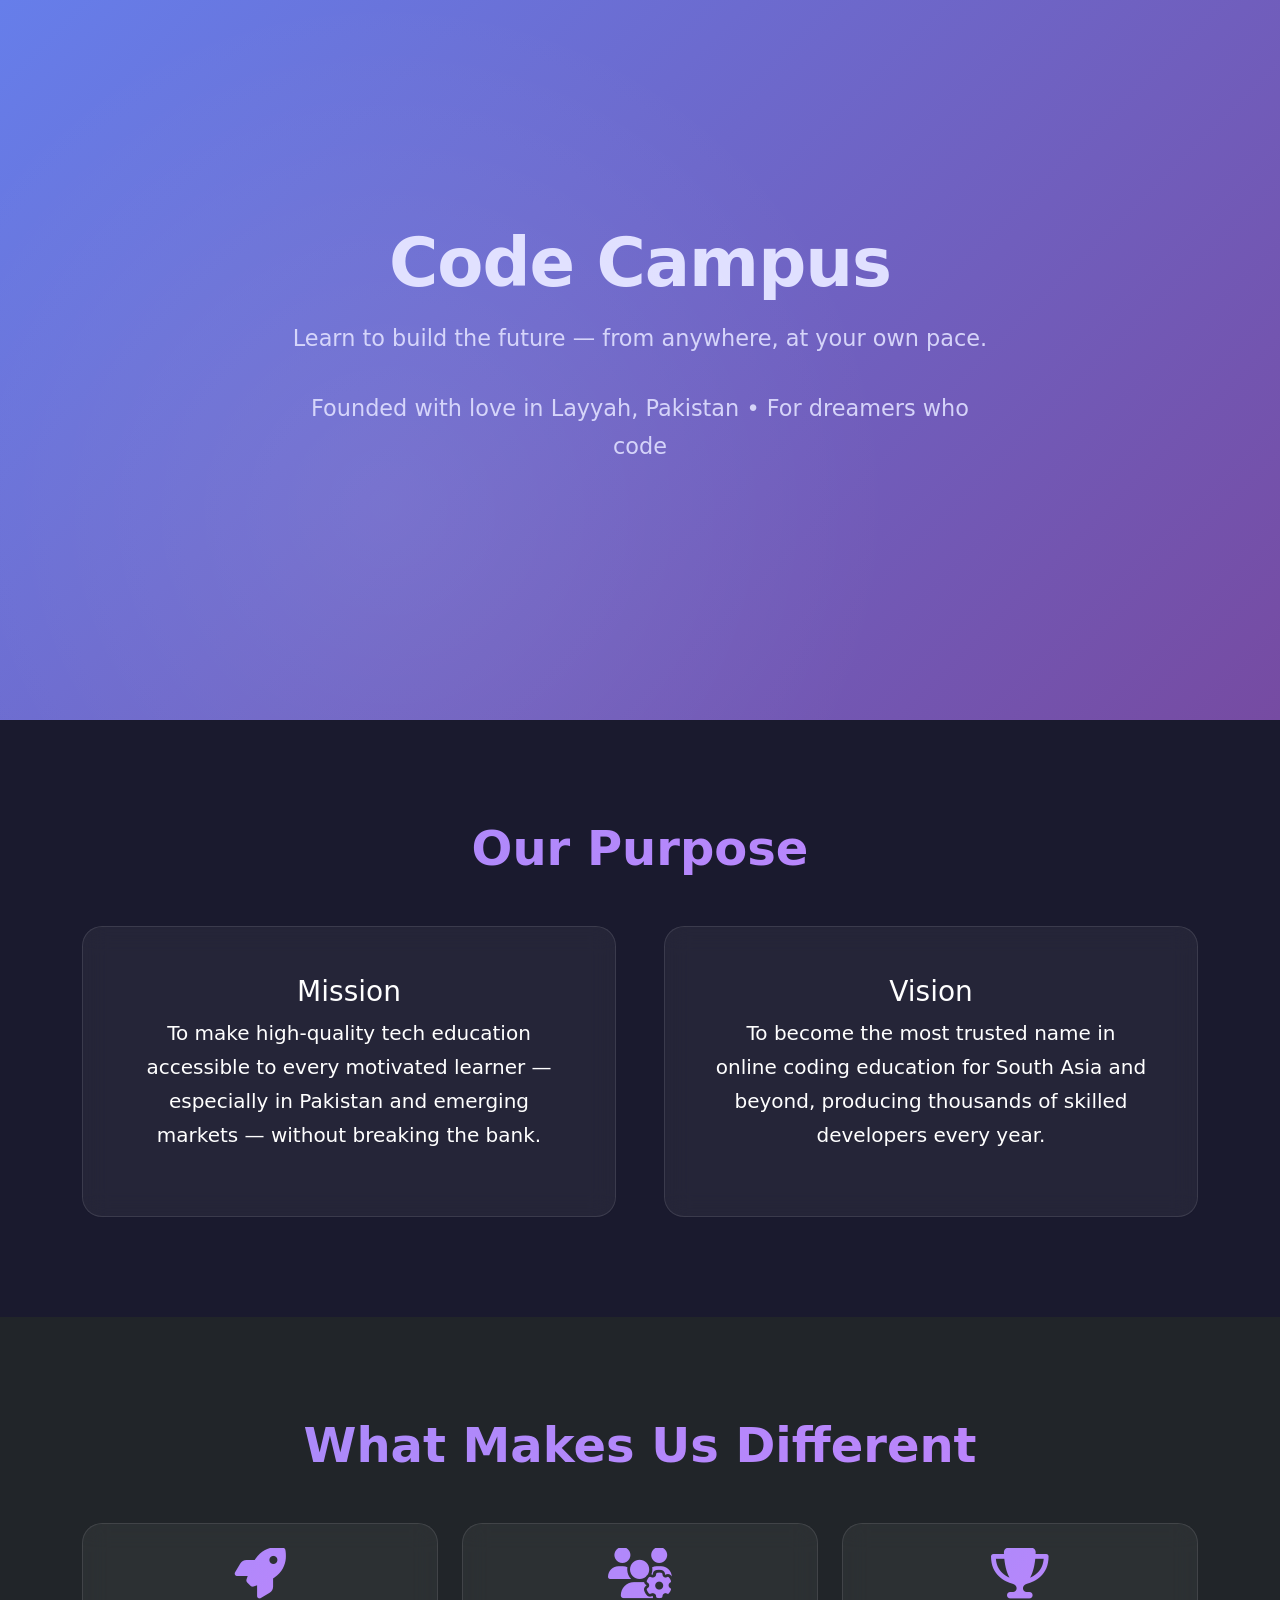
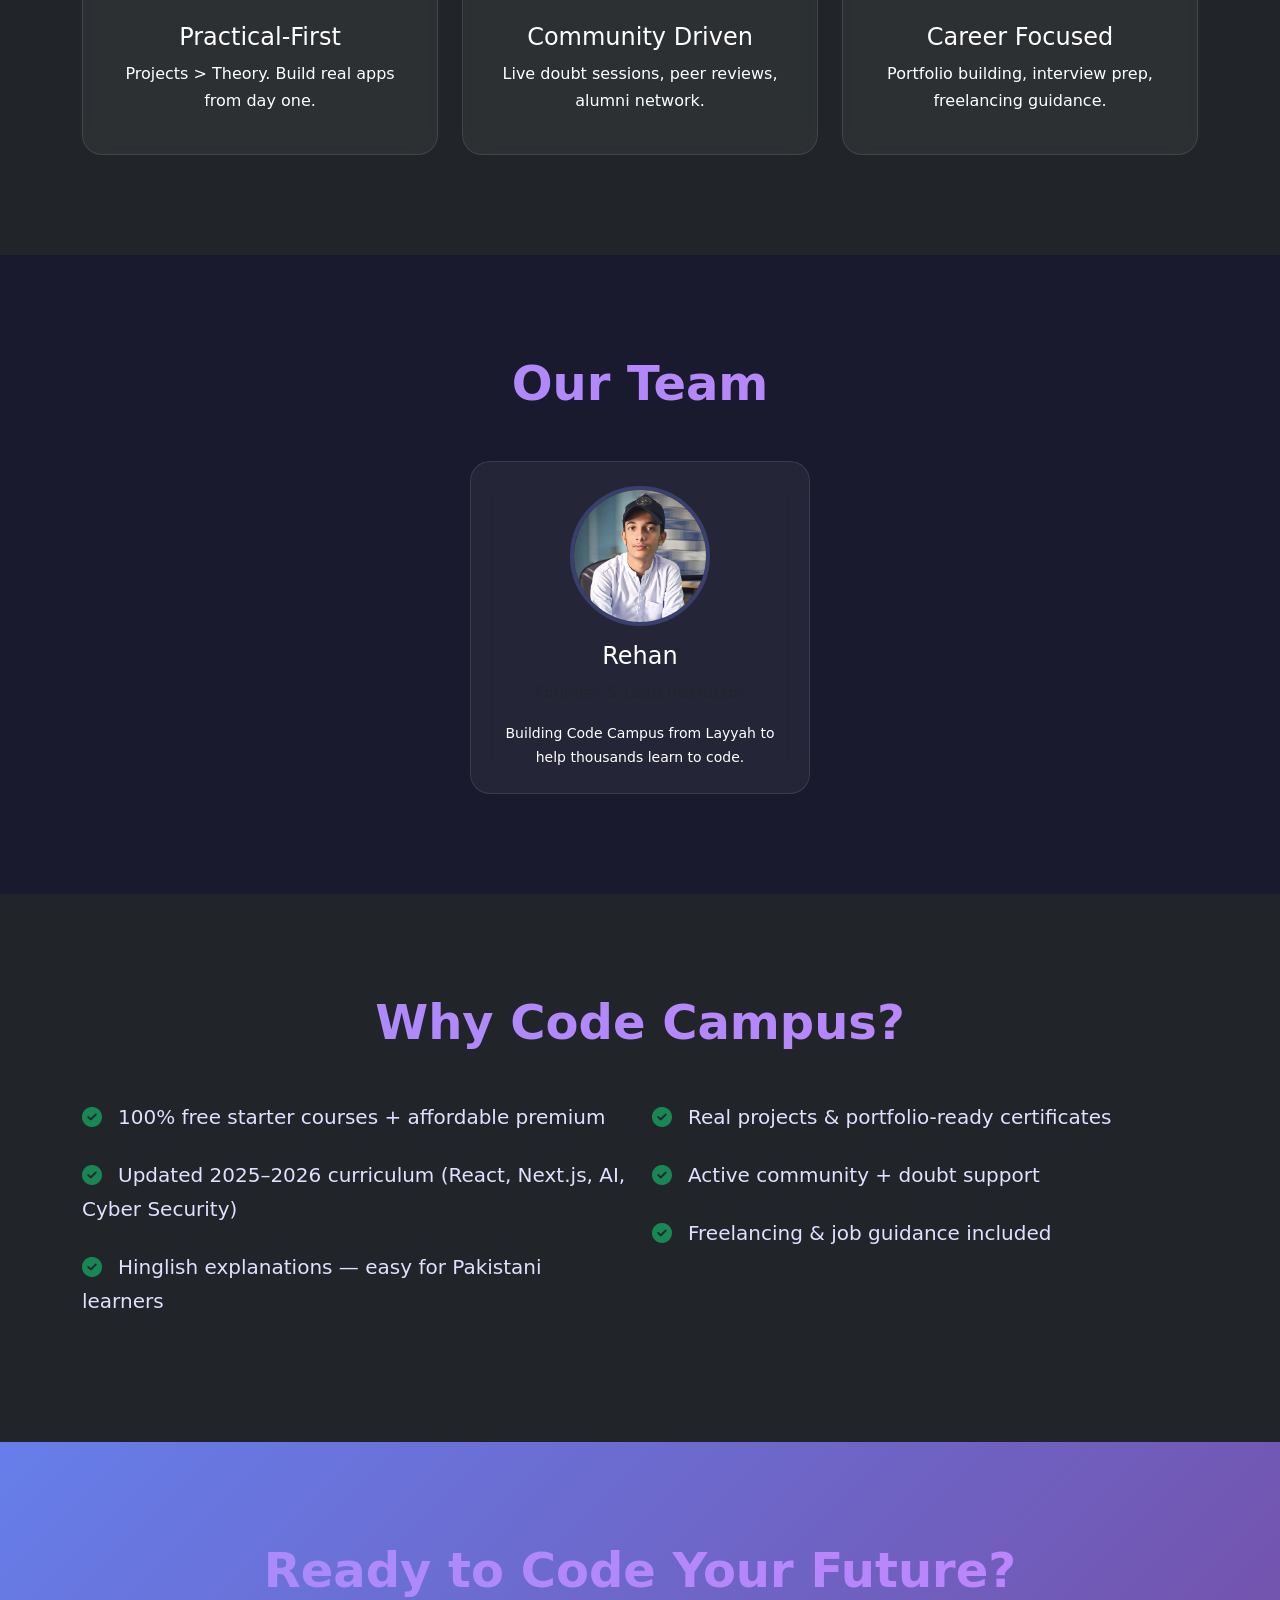
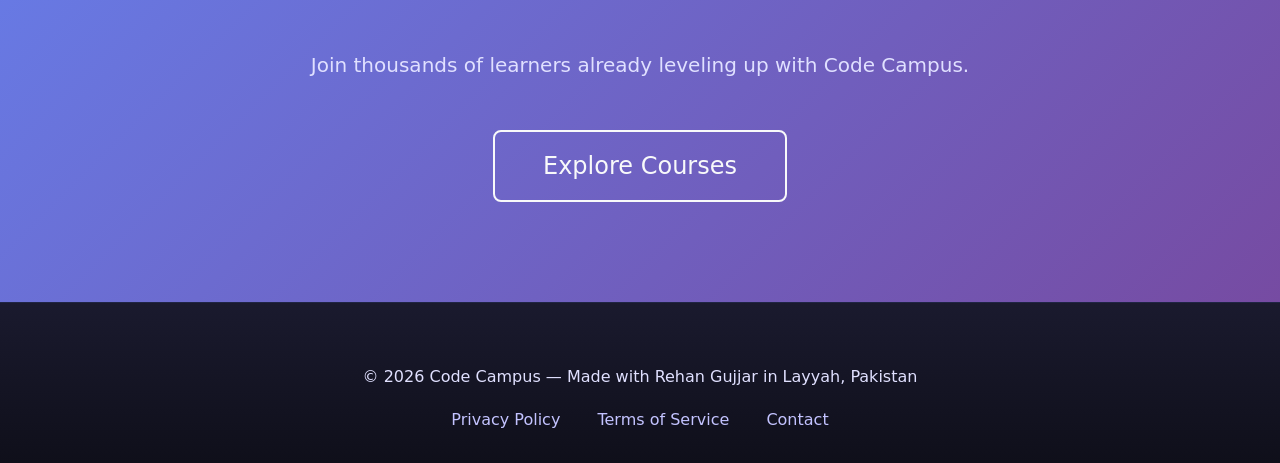
<file: about.html>
<!DOCTYPE html>
<html lang="en">

<head>
    <meta charset="UTF-8">
    <meta name="viewport" content="width=device-width, initial-scale=1.0">
    <meta name="description"
        content="About Code Campus - Premium online learning platform for coding, AI, cybersecurity and more.">
    <title>About Us | Code Campus</title>

    <!-- Bootstrap CSS -->
    <link href="https://cdn.jsdelivr.net/npm/bootstrap@5.3.3/dist/css/bootstrap.min.css" rel="stylesheet">

    <!-- Font Awesome -->
    <link rel="stylesheet" href="https://cdnjs.cloudflare.com/ajax/libs/font-awesome/6.5.0/css/all.min.css">

    <style>
        :root {
            --primary-start: #667eea;
            --primary-end: #764ba2;
            --dark: #1a1a2e;
            --light: #f8f9fa;
            --text: #e0e0ff;
        }

        body {
            font-family: 'Segoe UI', system-ui, sans-serif;
            background: var(--dark);
            color: var(--text);
            line-height: 1.7;
            margin: 0;
            overflow-x: hidden;
        }

        .gradient-bg {
            background: linear-gradient(135deg, var(--primary-start) 0%, var(--primary-end) 100%);
        }

        .hero {
            min-height: 80vh;
            display: flex;
            align-items: center;
            justify-content: center;
            text-align: center;
            position: relative;
            overflow: hidden;
        }

        .hero::before {
            content: '';
            position: absolute;
            top: 0;
            left: 0;
            right: 0;
            bottom: 0;
            background: radial-gradient(circle at 30% 70%, rgba(255, 255, 255, 0.08) 0%, transparent 50%);
            pointer-events: none;
        }

        .hero h1 {
            font-size: 4.2rem;
            font-weight: 800;
            letter-spacing: -1px;
            margin-bottom: 1rem;
            animation: fadeInUp 1.2s ease-out;
        }

        .hero p {
            font-size: 1.4rem;
            max-width: 700px;
            margin: 0 auto 2rem;
            opacity: 0.9;
            animation: fadeInUp 1.4s ease-out;
        }

        .section {
            padding: 100px 0;
        }

        .section h2 {
            font-size: 3rem;
            font-weight: 700;
            margin-bottom: 3rem;
            text-align: center;
            background: linear-gradient(90deg, #a78bfa, #c084fc);
            -webkit-background-clip: text;
            -webkit-text-fill-color: transparent;
            animation: fadeIn 1.5s ease-out;
        }

        .card {
            background: rgba(255, 255, 255, 0.05);
            backdrop-filter: blur(12px);
            border: 1px solid rgba(255, 255, 255, 0.1);
            color: white;
            border-radius: 20px;
            transition: all 0.4s cubic-bezier(0.165, 0.84, 0.44, 1);
            overflow: hidden;
        }

        .card:hover {
            transform: translateY(-12px);
            box-shadow: 0 25px 50px -12px rgba(102, 126, 234, 0.4);
        }

        .feature-icon {
            font-size: 3.2rem;
            background: linear-gradient(135deg, #a78bfa, #c084fc);
            -webkit-background-clip: text;
            -webkit-text-fill-color: transparent;
            margin-bottom: 1.5rem;
        }

        .team-img {
            width: 140px;
            height: 140px;
            object-fit: cover;
            border-radius: 50%;
            border: 4px solid rgba(102, 126, 234, 0.3);
            transition: all 0.4s;
        }

        .team-card:hover .team-img {
            transform: scale(1.08);
            border-color: #a78bfa;
        }

        /* Animations */
        @keyframes fadeInUp {
            from {
                opacity: 0;
                transform: translateY(40px);
            }

            to {
                opacity: 1;
                transform: translateY(0);
            }
        }

        @keyframes fadeIn {
            from {
                opacity: 0;
            }

            to {
                opacity: 1;
            }
        }

        .animate-on-scroll {
            opacity: 0;
            transform: translateY(30px);
            transition: all 0.8s ease-out;
        }

        .animate-on-scroll.visible {
            opacity: 1;
            transform: translateY(0);
        }

        footer {
            background: linear-gradient(to top, #0f0f1a, #1a1a2e);
            padding: 60px 0 30px;
            border-top: 1px solid rgba(102, 126, 234, 0.2);
        }

        footer a {
            color: #c3c3ff;
            text-decoration: none;
            transition: color 0.3s;
        }

        footer a:hover {
            color: #a78bfa;
        }
    </style>
</head>

<body>

    <!-- Hero -->
    <section class="hero gradient-bg">
        <div class="container">
            <h1>Code Campus</h1>
            <p>Learn to build the future — from anywhere, at your own pace.</p>
            <p class="lead fw-light">Founded with love in Layyah, Pakistan • For dreamers who code</p>
        </div>
    </section>

    <!-- Mission & Vision -->
    <section class="section">
        <div class="container">
            <h2>Our Purpose</h2>
            <div class="row g-5">
                <div class="col-lg-6 animate-on-scroll">
                    <div class="card p-5 text-center">
                        <h3>Mission</h3>
                        <p class="fs-5">To make high-quality tech education accessible to every motivated learner —
                            especially in Pakistan and emerging markets — without breaking the bank.</p>
                    </div>
                </div>
                <div class="col-lg-6 animate-on-scroll" style="animation-delay: 0.3s;">
                    <div class="card p-5 text-center">
                        <h3>Vision</h3>
                        <p class="fs-5">To become the most trusted name in online coding education for South Asia and
                            beyond, producing thousands of skilled developers every year.</p>
                    </div>
                </div>
            </div>
        </div>
    </section>

    <!-- Features -->
    <section class="section bg-dark">
        <div class="container">
            <h2>What Makes Us Different</h2>
            <div class="row g-4">
                <div class="col-md-4 animate-on-scroll">
                    <div class="card h-100 p-4 text-center">
                        <i class="fas fa-rocket feature-icon"></i>
                        <h4>Practical-First</h4>
                        <p>Projects > Theory. Build real apps from day one.</p>
                    </div>
                </div>
                <div class="col-md-4 animate-on-scroll" style="animation-delay: 0.2s;">
                    <div class="card h-100 p-4 text-center">
                        <i class="fas fa-users-gear feature-icon"></i>
                        <h4>Community Driven</h4>
                        <p>Live doubt sessions, peer reviews, alumni network.</p>
                    </div>
                </div>
                <div class="col-md-4 animate-on-scroll" style="animation-delay: 0.4s;">
                    <div class="card h-100 p-4 text-center">
                        <i class="fas fa-trophy feature-icon"></i>
                        <h4>Career Focused</h4>
                        <p>Portfolio building, interview prep, freelancing guidance.</p>
                    </div>
                </div>
            </div>
        </div>
    </section>

    <!-- Team -->
    <section class="section">
        <div class="container">
            <h2>Our Team</h2>
            <div class="row g-5 justify-content-center">
                <div class="col-md-4 animate-on-scroll">
                    <div class="card text-center p-4">
                        <img src="photo.jpeg" alt="Rehan" class="team-img mx-auto d-block mb-3">
                        <h4 style="color: white;">Rehan</h4>
                        <p class="text-muted">Founder & Lead Instructor</p>
                        <small>Building Code Campus from Layyah to help thousands learn to code.</small>
                    </div>
                </div>
                <!-- Add more team members as needed -->
            </div>
        </div>
    </section>

    <!-- Why Choose Us -->
    <section class="section bg-dark">
        <div class="container">
            <h2>Why Code Campus?</h2>
            <div class="row g-4">
                <div class="col-md-6 animate-on-scroll">
                    <ul class="list-unstyled fs-5">
                        <li class="mb-4"><i class="fas fa-check-circle text-success me-3"></i>100% free starter courses
                            + affordable premium</li>
                        <li class="mb-4"><i class="fas fa-check-circle text-success me-3"></i>Updated 2025–2026
                            curriculum (React, Next.js, AI, Cyber Security)</li>
                        <li class="mb-4"><i class="fas fa-check-circle text-success me-3"></i>Hinglish explanations —
                            easy for Pakistani learners</li>
                    </ul>
                </div>
                <div class="col-md-6 animate-on-scroll" style="animation-delay: 0.3s;">
                    <ul class="list-unstyled fs-5">
                        <li class="mb-4"><i class="fas fa-check-circle text-success me-3"></i>Real projects &
                            portfolio-ready certificates</li>
                        <li class="mb-4"><i class="fas fa-check-circle text-success me-3"></i>Active community + doubt
                            support</li>
                        <li class="mb-4"><i class="fas fa-check-circle text-success me-3"></i>Freelancing & job guidance
                            included</li>
                    </ul>
                </div>
            </div>
        </div>
    </section>

    <!-- Join Us -->
    <section class="section gradient-bg text-center">
        <div class="container">
            <h2>Ready to Code Your Future?</h2>
            <p class="lead mb-5">Join thousands of learners already leveling up with Code Campus.</p>
            <a href="index.html" class="btn btn-outline-light btn-lg px-5 py-3 fs-4 border-2">Explore Courses</a>
        </div>
    </section>

    <!-- Footer -->
    <footer class="text-center">
        <div class="container">
            <p class="mb-3">© 2026 Code Campus — Made with Rehan Gujjar in Layyah, Pakistan</p>
            <div>
                <a href="/privacy" class="mx-3">Privacy Policy</a>
                <a href="/terms" class="mx-3">Terms of Service</a>
                <a href="/contact" class="mx-3">Contact</a>
            </div>
        </div>
    </footer>

    <!-- Simple scroll animation script -->
    <script>
        const observer = new IntersectionObserver((entries) => {
            entries.forEach(entry => {
                if (entry.isIntersecting) {
                    entry.target.classList.add('visible');
                }
            });
        }, { threshold: 0.1 });

        document.querySelectorAll('.animate-on-scroll').forEach(el => {
            observer.observe(el);
        });
    </script>

    <!-- Bootstrap JS -->
    <script src="https://cdn.jsdelivr.net/npm/bootstrap@5.3.3/dist/js/bootstrap.bundle.min.js"></script>
</body>

</html>
</file>
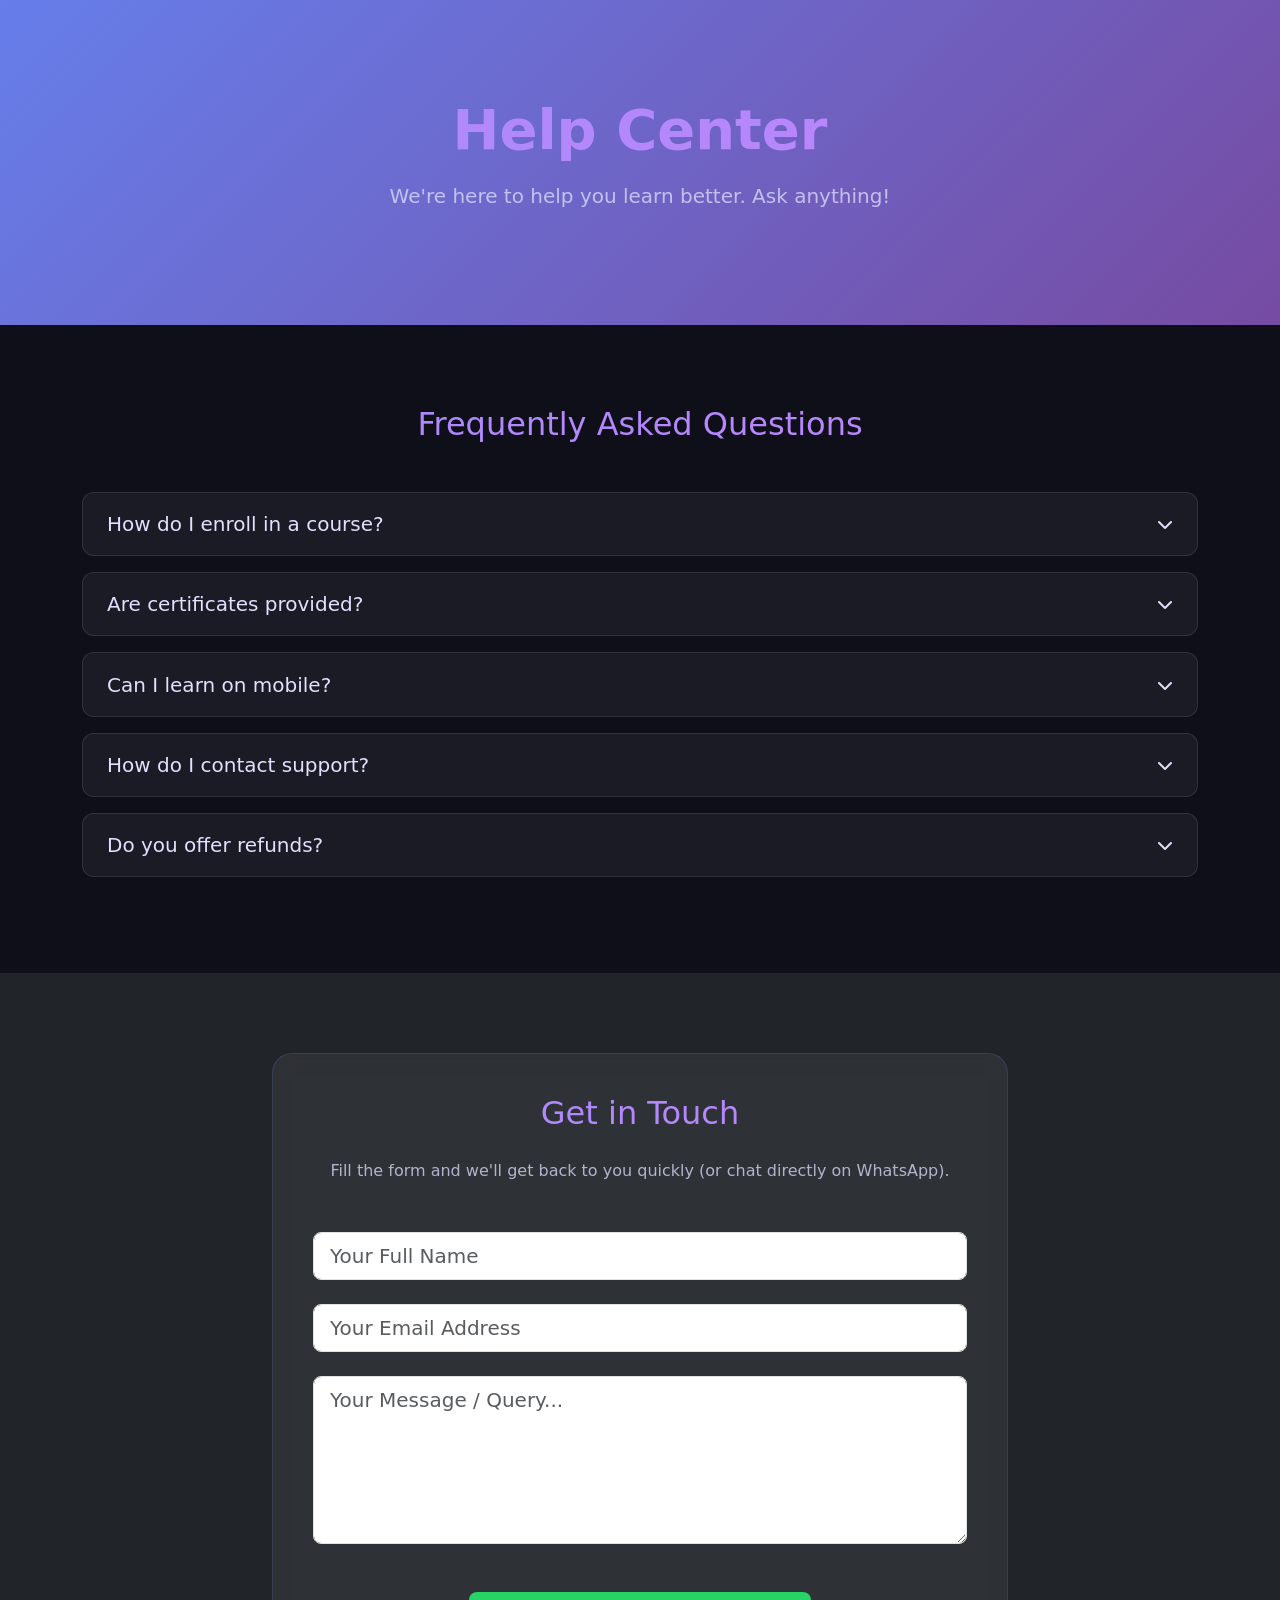
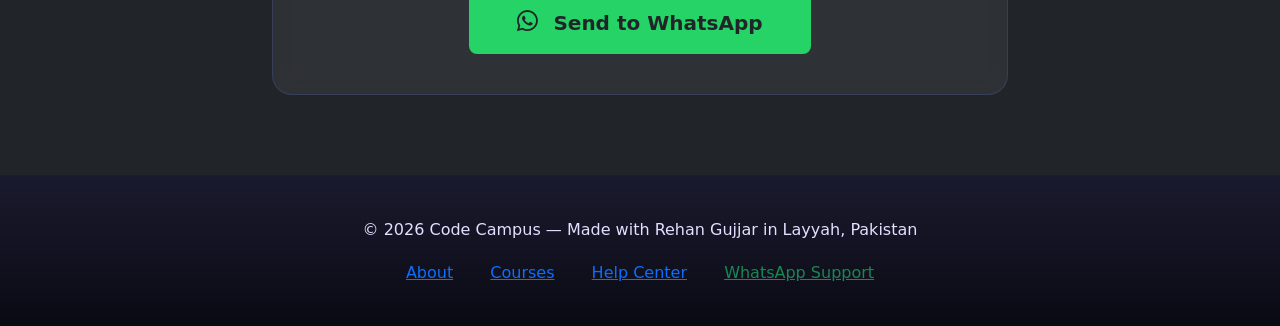
<file: contact.html>
<!DOCTYPE html>
<html lang="en">

<head>
    <meta charset="UTF-8">
    <meta name="viewport" content="width=device-width, initial-scale=1.0">
    <meta name="description" content="Help Center - Code Campus | Contact us, FAQs, and support">
    <title>Help Center | Code Campus</title>

    <!-- Bootstrap CSS -->
    <link href="https://cdn.jsdelivr.net/npm/bootstrap@5.3.3/dist/css/bootstrap.min.css" rel="stylesheet">

    <!-- Font Awesome -->
    <link rel="stylesheet" href="https://cdnjs.cloudflare.com/ajax/libs/font-awesome/6.5.0/css/all.min.css">

    <style>
        :root {
            --primary-start: #667eea;
            --primary-end: #764ba2;
            --dark: #0f0f1a;
            --light: #e0e0ff;
        }

        body {
            font-family: 'Segoe UI', system-ui, sans-serif;
            background: var(--dark);
            color: var(--light);
            line-height: 1.7;
        }

        .gradient-bg {
            background: linear-gradient(135deg, var(--primary-start) 0%, var(--primary-end) 100%);
        }

        .section {
            padding: 80px 0;
        }

        h1,
        h2 {
            background: linear-gradient(90deg, #a78bfa, #c084fc);
            -webkit-background-clip: text;
            -webkit-text-fill-color: transparent;
        }

        .faq-item {
            background: rgba(255, 255, 255, 0.05);
            border: 1px solid rgba(255, 255, 255, 0.1);
            border-radius: 12px;
            margin-bottom: 1rem;
            overflow: hidden;
        }

        .faq-header {
            padding: 1.2rem 1.5rem;
            cursor: pointer;
            transition: background 0.3s;
        }

        .faq-header:hover {
            background: rgba(102, 126, 234, 0.15);
        }

        .faq-body {
            padding: 0 1.5rem 1.5rem;
            display: none;
        }

        .faq-body.show {
            display: block;
        }

        .contact-card {
            background: rgba(255, 255, 255, 0.06);
            backdrop-filter: blur(10px);
            border: 1px solid rgba(102, 126, 234, 0.2);
            border-radius: 20px;
            padding: 2.5rem;
        }

        .btn-whatsapp {
            background: #25D366;
            border: none;
            font-weight: 600;
        }

        .btn-whatsapp:hover {
            background: #20b858;
            transform: translateY(-2px);
        }

        footer {
            background: linear-gradient(to top, #0a0a14, #1a1a2e);
            padding: 40px 0;
            border-top: 1px solid rgba(102, 126, 234, 0.15);
        }
    </style>
</head>

<body>

    <!-- Hero -->
    <section class="gradient-bg text-center py-5">
        <div class="container py-5">
            <h1 class="display-4 fw-bold">Help Center</h1>
            <p class="lead mt-3 opacity-75">We're here to help you learn better. Ask anything!</p>
        </div>
    </section>

    <!-- FAQ Section -->
    <section class="section">
        <div class="container">
            <h2 class="text-center mb-5">Frequently Asked Questions</h2>

            <div class="faq-item">
                <div class="faq-header d-flex justify-content-between align-items-center" onclick="toggleFaq(this)">
                    <h5 class="mb-0">How do I enroll in a course?</h5>
                    <i class="fas fa-chevron-down"></i>
                </div>
                <div class="faq-body">
                    <p>Just click on any course → "Enroll Now" → Sign up/Login → Start learning instantly. Most starter
                        courses are free!</p>
                </div>
            </div>

            <div class="faq-item">
                <div class="faq-header d-flex justify-content-between align-items-center" onclick="toggleFaq(this)">
                    <h5 class="mb-0">Are certificates provided?</h5>
                    <i class="fas fa-chevron-down"></i>
                </div>
                <div class="faq-body">
                    <p>Yes! On course completion you get a digital certificate that you can add to your LinkedIn/resume.
                    </p>
                </div>
            </div>

            <div class="faq-item">
                <div class="faq-header d-flex justify-content-between align-items-center" onclick="toggleFaq(this)">
                    <h5 class="mb-0">Can I learn on mobile?</h5>
                    <i class="fas fa-chevron-down"></i>
                </div>
                <div class="faq-body">
                    <p>Absolutely. Our platform is fully mobile-responsive. You can also download videos for offline
                        viewing (coming soon).</p>
                </div>
            </div>

            <div class="faq-item">
                <div class="faq-header d-flex justify-content-between align-items-center" onclick="toggleFaq(this)">
                    <h5 class="mb-0">How do I contact support?</h5>
                    <i class="fas fa-chevron-down"></i>
                </div>
                <div class="faq-body">
                    <p>Use the form below or message us directly on WhatsApp: <a href="https://wa.me/923426271198"
                            class="text-success">+92 342 6271198</a></p>
                </div>
            </div>

            <div class="faq-item">
                <div class="faq-header d-flex justify-content-between align-items-center" onclick="toggleFaq(this)">
                    <h5 class="mb-0">Do you offer refunds?</h5>
                    <i class="fas fa-chevron-down"></i>
                </div>
                <div class="faq-body">
                    <p>Yes, 7-day money-back guarantee on premium courses if you're not satisfied.</p>
                </div>
            </div>
        </div>
    </section>

    <!-- Contact Form Section -->
    <section class="section bg-dark">
        <div class="container">
            <div class="row justify-content-center">
                <div class="col-lg-8">
                    <div class="contact-card text-center">
                        <h2 class="mb-4">Get in Touch</h2>
                        <p class="mb-5 opacity-75">Fill the form and we'll get back to you quickly (or chat directly on
                            WhatsApp).</p>

                        <form id="contactForm">
                            <div class="mb-4">
                                <input type="text" class="form-control form-control-lg" id="name"
                                    placeholder="Your Full Name" required>
                            </div>
                            <div class="mb-4">
                                <input type="email" class="form-control form-control-lg" id="email"
                                    placeholder="Your Email Address" required>
                            </div>
                            <div class="mb-5">
                                <textarea class="form-control form-control-lg" id="message" rows="5"
                                    placeholder="Your Message / Query..." required></textarea>
                            </div>

                            <button type="submit" class="btn btn-whatsapp btn-lg px-5 py-3">
                                <i class="fab fa-whatsapp me-2 fs-4"></i> Send to WhatsApp
                            </button>
                        </form>
                    </div>
                </div>
            </div>
        </div>
    </section>

    <!-- Footer -->
    <footer class="text-center">
        <div class="container">
            <p>© 2026 Code Campus — Made with Rehan Gujjar in Layyah, Pakistan</p>
            <div class="mt-3">
                <a href="/about" class="mx-3">About</a>
                <a href="/courses" class="mx-3">Courses</a>
                <a href="/help" class="mx-3">Help Center</a>
                <a href="https://wa.me/923426271198" class="mx-3 text-success">WhatsApp Support</a>
            </div>
        </div>
    </footer>

    <!-- JavaScript -->
    <script>
        // FAQ Accordion
        function toggleFaq(element) {
            const body = element.nextElementSibling;
            body.classList.toggle('show');
            const icon = element.querySelector('i');
            icon.classList.toggle('fa-chevron-down');
            icon.classList.toggle('fa-chevron-up');
        }

        // WhatsApp Form Submit
        document.getElementById('contactForm').addEventListener('submit', function (e) {
            e.preventDefault();

            const name = document.getElementById('name').value.trim();
            const email = document.getElementById('email').value.trim();
            const message = document.getElementById('message').value.trim();

            if (!name || !email || !message) {
                alert("Please fill all fields!");
                return;
            }

            const whatsappMsg = `*New Help Query from Code Campus Website*\n\n*Name:* ${name}\n*Email:* ${email}\n*Message:* ${message}\n\nReply soon!`;

            const encodedMsg = encodeURIComponent(whatsappMsg);
            const whatsappUrl = `https://wa.me/923426271198?text=${encodedMsg}`;

            window.open(whatsappUrl, '_blank');

            // Optional: Clear form after send
            this.reset();
        });
    </script>

    <!-- Bootstrap JS -->
    <script src="https://cdn.jsdelivr.net/npm/bootstrap@5.3.3/dist/js/bootstrap.bundle.min.js"></script>
</body>

</html>
</file>
